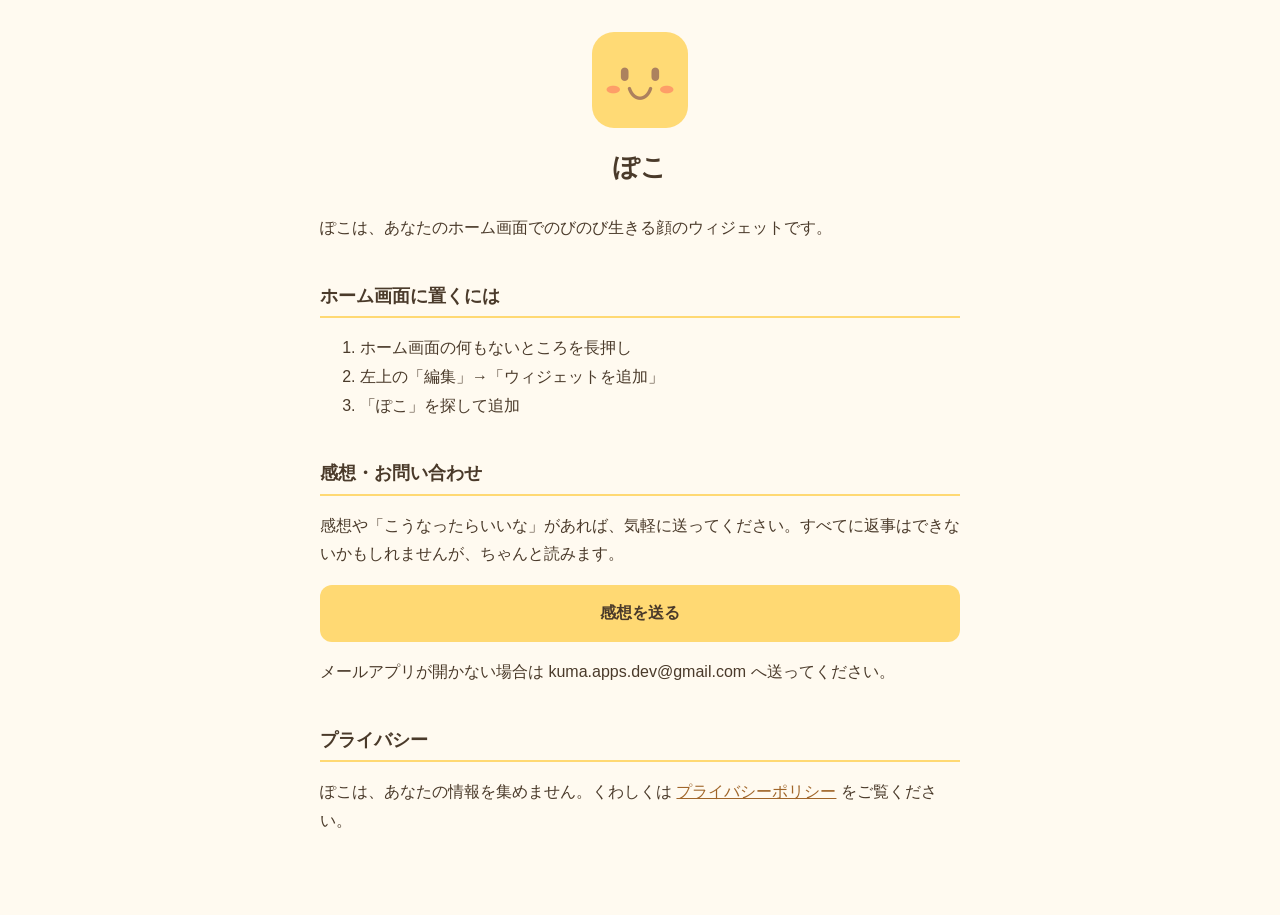
<file: index.html>
<!DOCTYPE html>
<html lang="ja">
<head>
<meta charset="utf-8">
<meta name="viewport" content="width=device-width, initial-scale=1">
<title>ぽこ サポート</title>
<link rel="stylesheet" href="style.css">
</head>
<body>
<main>
  <img class="face" src="icon.png" alt="ぽこ">
  <h1>ぽこ</h1>
  <p>ぽこは、あなたのホーム画面でのびのび生きる顔のウィジェットです。</p>

  <h2>ホーム画面に置くには</h2>
  <ol>
    <li>ホーム画面の何もないところを長押し</li>
    <li>左上の「編集」→「ウィジェットを追加」</li>
    <li>「ぽこ」を探して追加</li>
  </ol>

  <h2>感想・お問い合わせ</h2>
  <p>感想や「こうなったらいいな」があれば、気軽に送ってください。すべてに返事はできないかもしれませんが、ちゃんと読みます。</p>
  <a class="button" href="mailto:kuma.apps.dev@gmail.com?subject=%E3%81%BD%E3%81%93%E3%81%B8%E3%81%AE%E6%84%9F%E6%83%B3%E3%83%BB%E8%A6%81%E6%9C%9B">感想を送る</a>
  <p>メールアプリが開かない場合は kuma.apps.dev@gmail.com へ送ってください。</p>

  <h2>プライバシー</h2>
  <p>ぽこは、あなたの情報を集めません。くわしくは <a href="privacy.html">プライバシーポリシー</a> をご覧ください。</p>
</main>
</body>
</html>
</file>
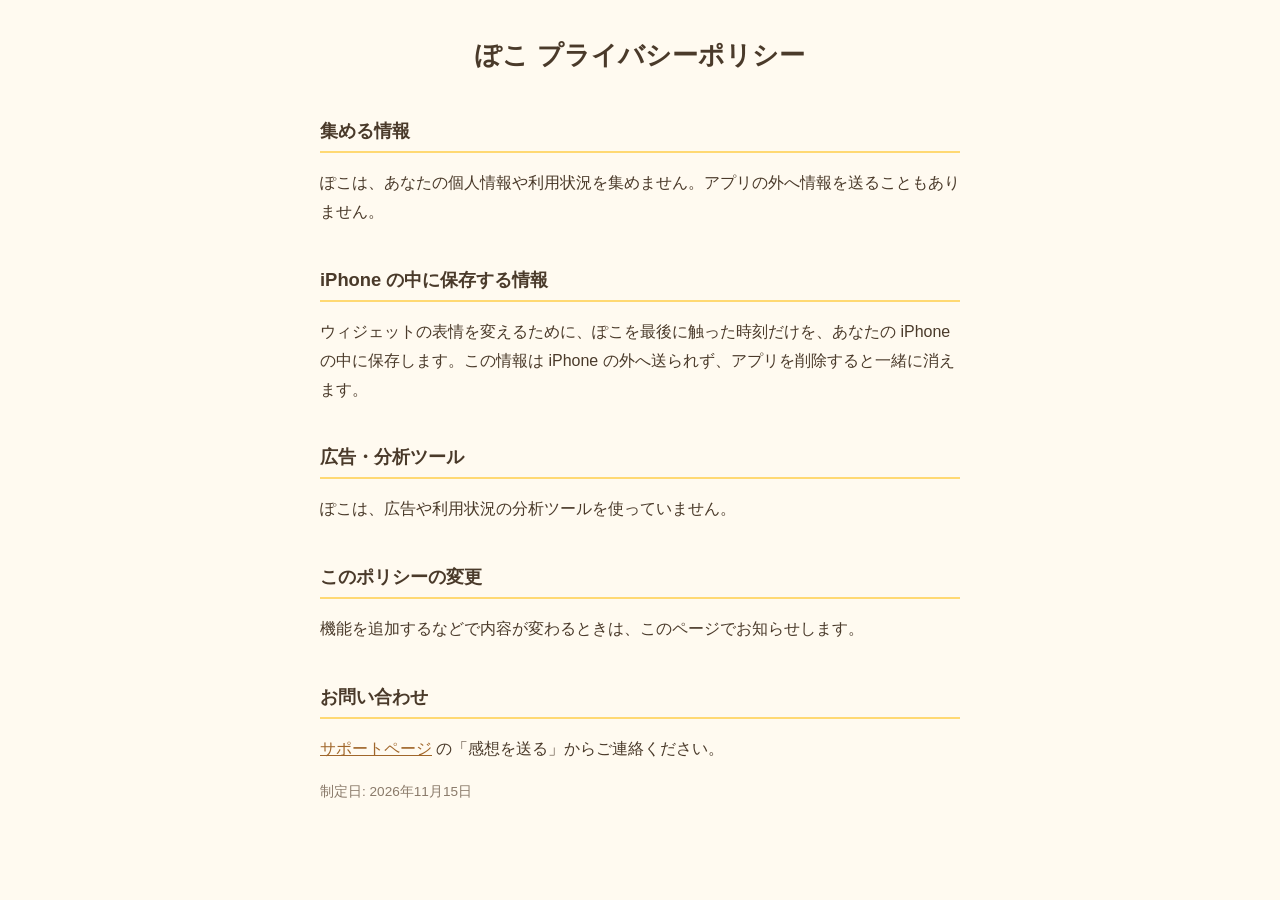
<file: privacy.html>
<!DOCTYPE html>
<html lang="ja">
<head>
<meta charset="utf-8">
<meta name="viewport" content="width=device-width, initial-scale=1">
<title>ぽこ プライバシーポリシー</title>
<link rel="stylesheet" href="style.css">
</head>
<body>
<main>
  <h1>ぽこ プライバシーポリシー</h1>

  <h2>集める情報</h2>
  <p>ぽこは、あなたの個人情報や利用状況を集めません。アプリの外へ情報を送ることもありません。</p>

  <h2>iPhone の中に保存する情報</h2>
  <p>ウィジェットの表情を変えるために、ぽこを最後に触った時刻だけを、あなたの iPhone の中に保存します。この情報は iPhone の外へ送られず、アプリを削除すると一緒に消えます。</p>

  <h2>広告・分析ツール</h2>
  <p>ぽこは、広告や利用状況の分析ツールを使っていません。</p>

  <h2>このポリシーの変更</h2>
  <p>機能を追加するなどで内容が変わるときは、このページでお知らせします。</p>

  <h2>お問い合わせ</h2>
  <p><a href="index.html">サポートページ</a> の「感想を送る」からご連絡ください。</p>

  <p class="note">制定日: 2026年11月15日</p>
</main>
</body>
</html>
</file>
<file: style.css>
/* ぽこのページ共通の見た目。ぽこの黄色と茶色に合わせる */
body {
  margin: 0;
  font-family: -apple-system, "Hiragino Sans", sans-serif;
  color: #4a3a2a;
  background: #fffaf0;
  line-height: 1.8;
}
main { max-width: 640px; margin: 0 auto; padding: 32px 20px 64px; }
.face {
  width: 96px; height: 96px; border-radius: 22px;
  background: #ffd973; margin: 0 auto 16px; display: block;
}
h1 { text-align: center; font-size: 1.6em; margin: 0 0 24px; }
h2 { font-size: 1.15em; margin-top: 36px; border-bottom: 2px solid #ffd973; padding-bottom: 4px; }
a { color: #a0662a; }
.button {
  display: block; text-align: center; padding: 14px; margin: 16px 0;
  background: #ffd973; border-radius: 12px; color: #4a3a2a; font-weight: bold; text-decoration: none;
}
.note { font-size: 0.85em; color: #8a7a6a; }
</file>
